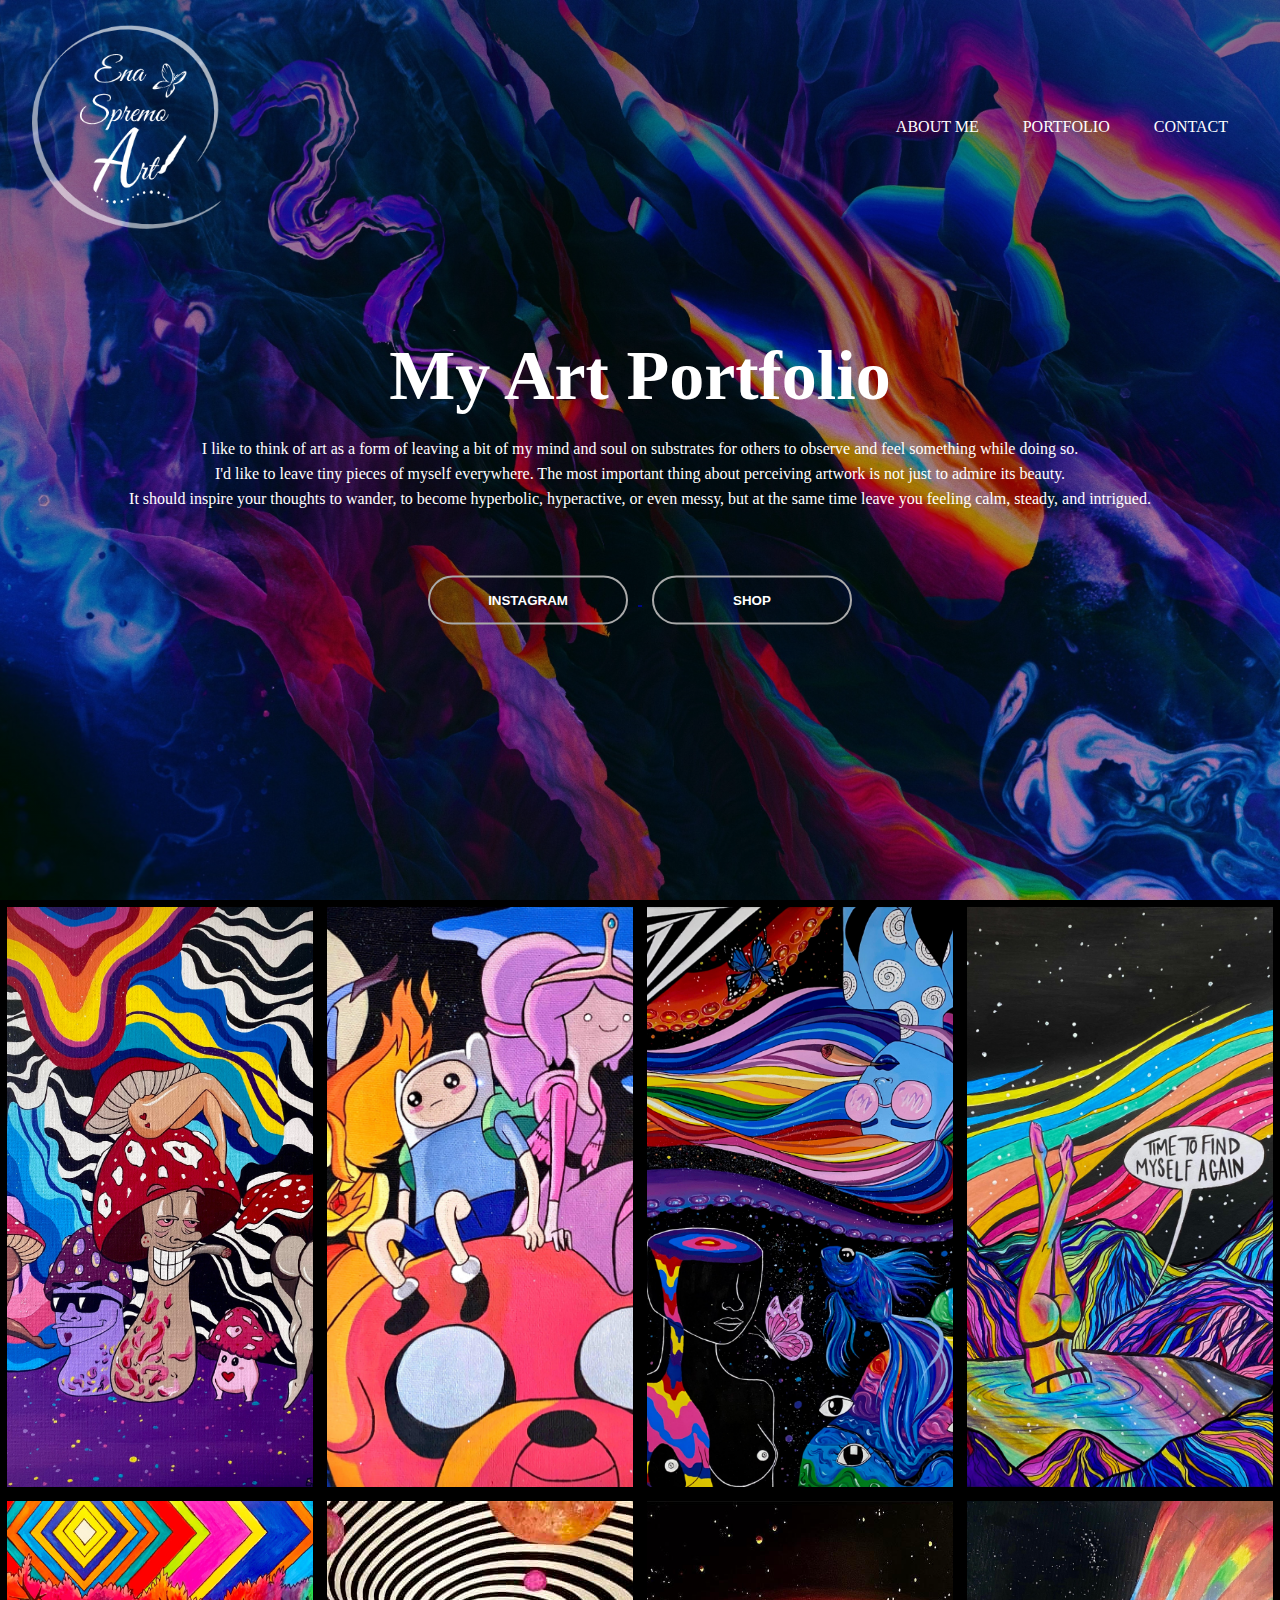
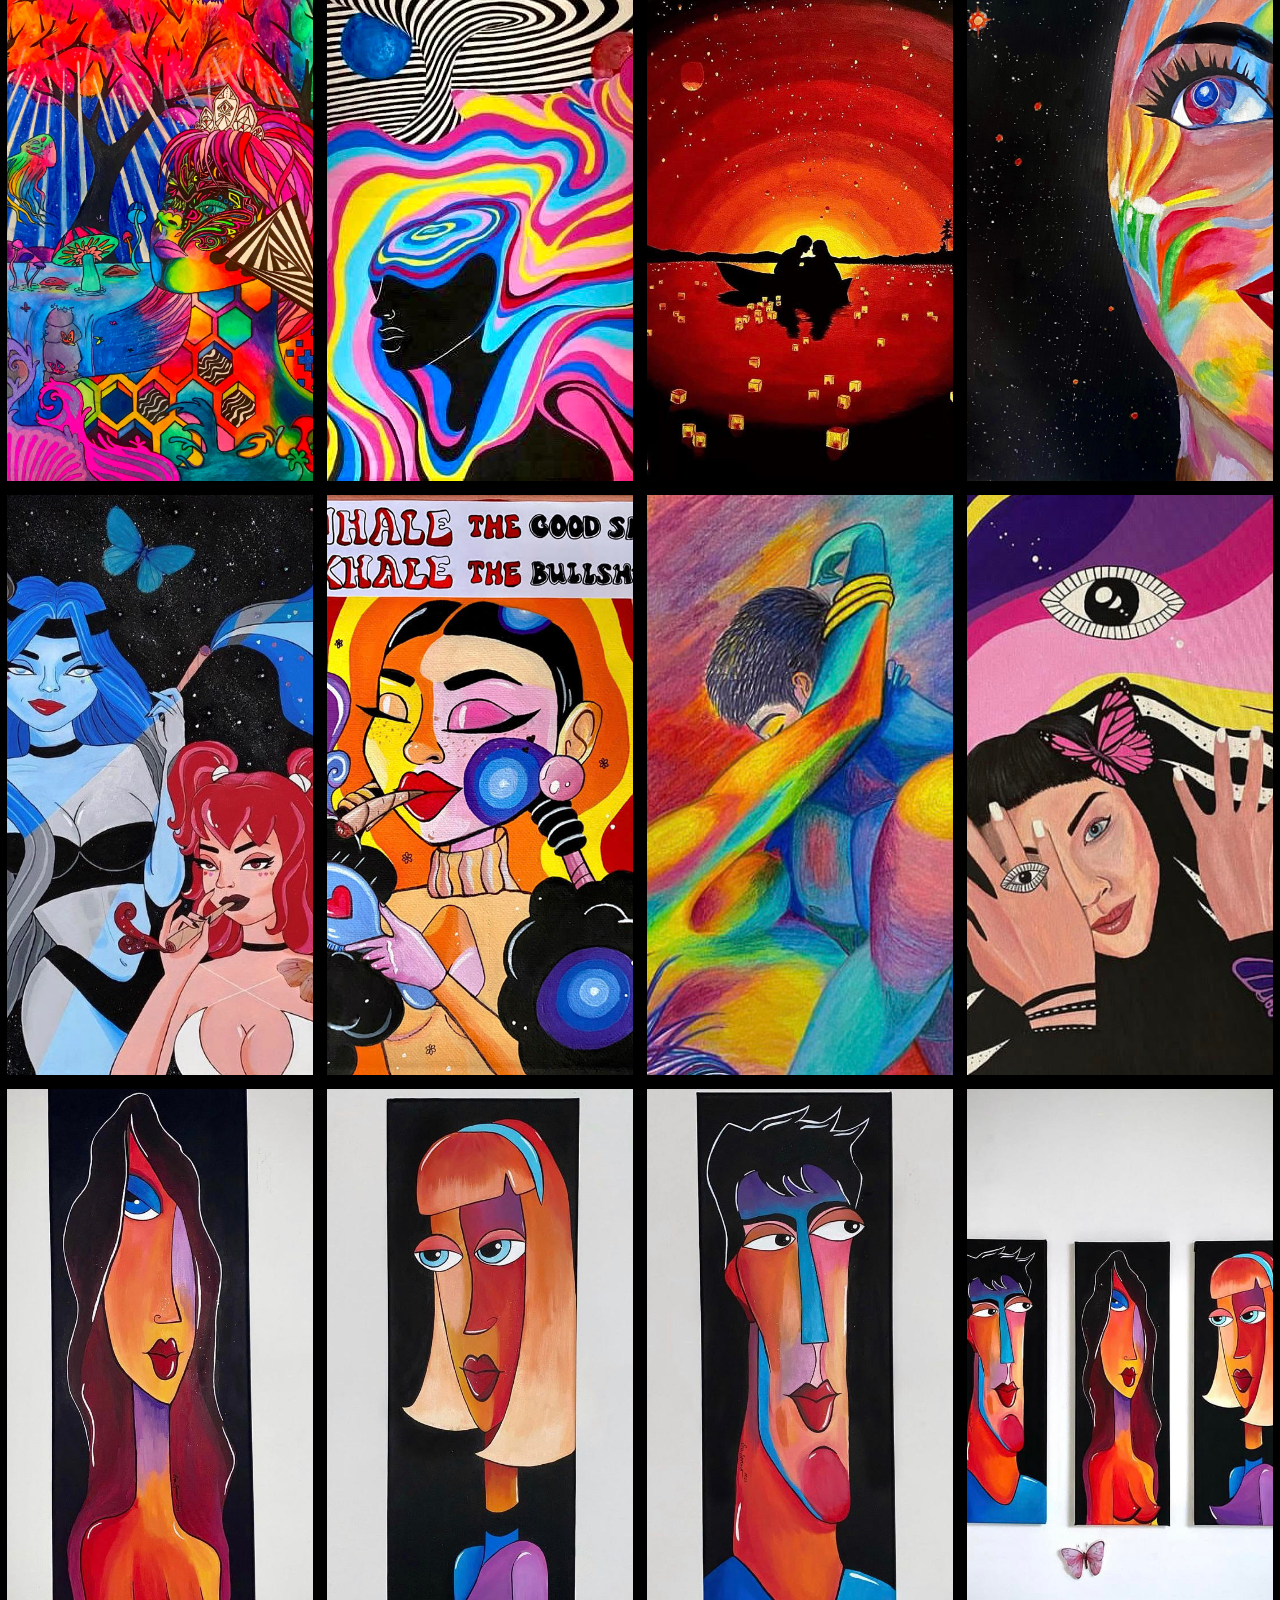
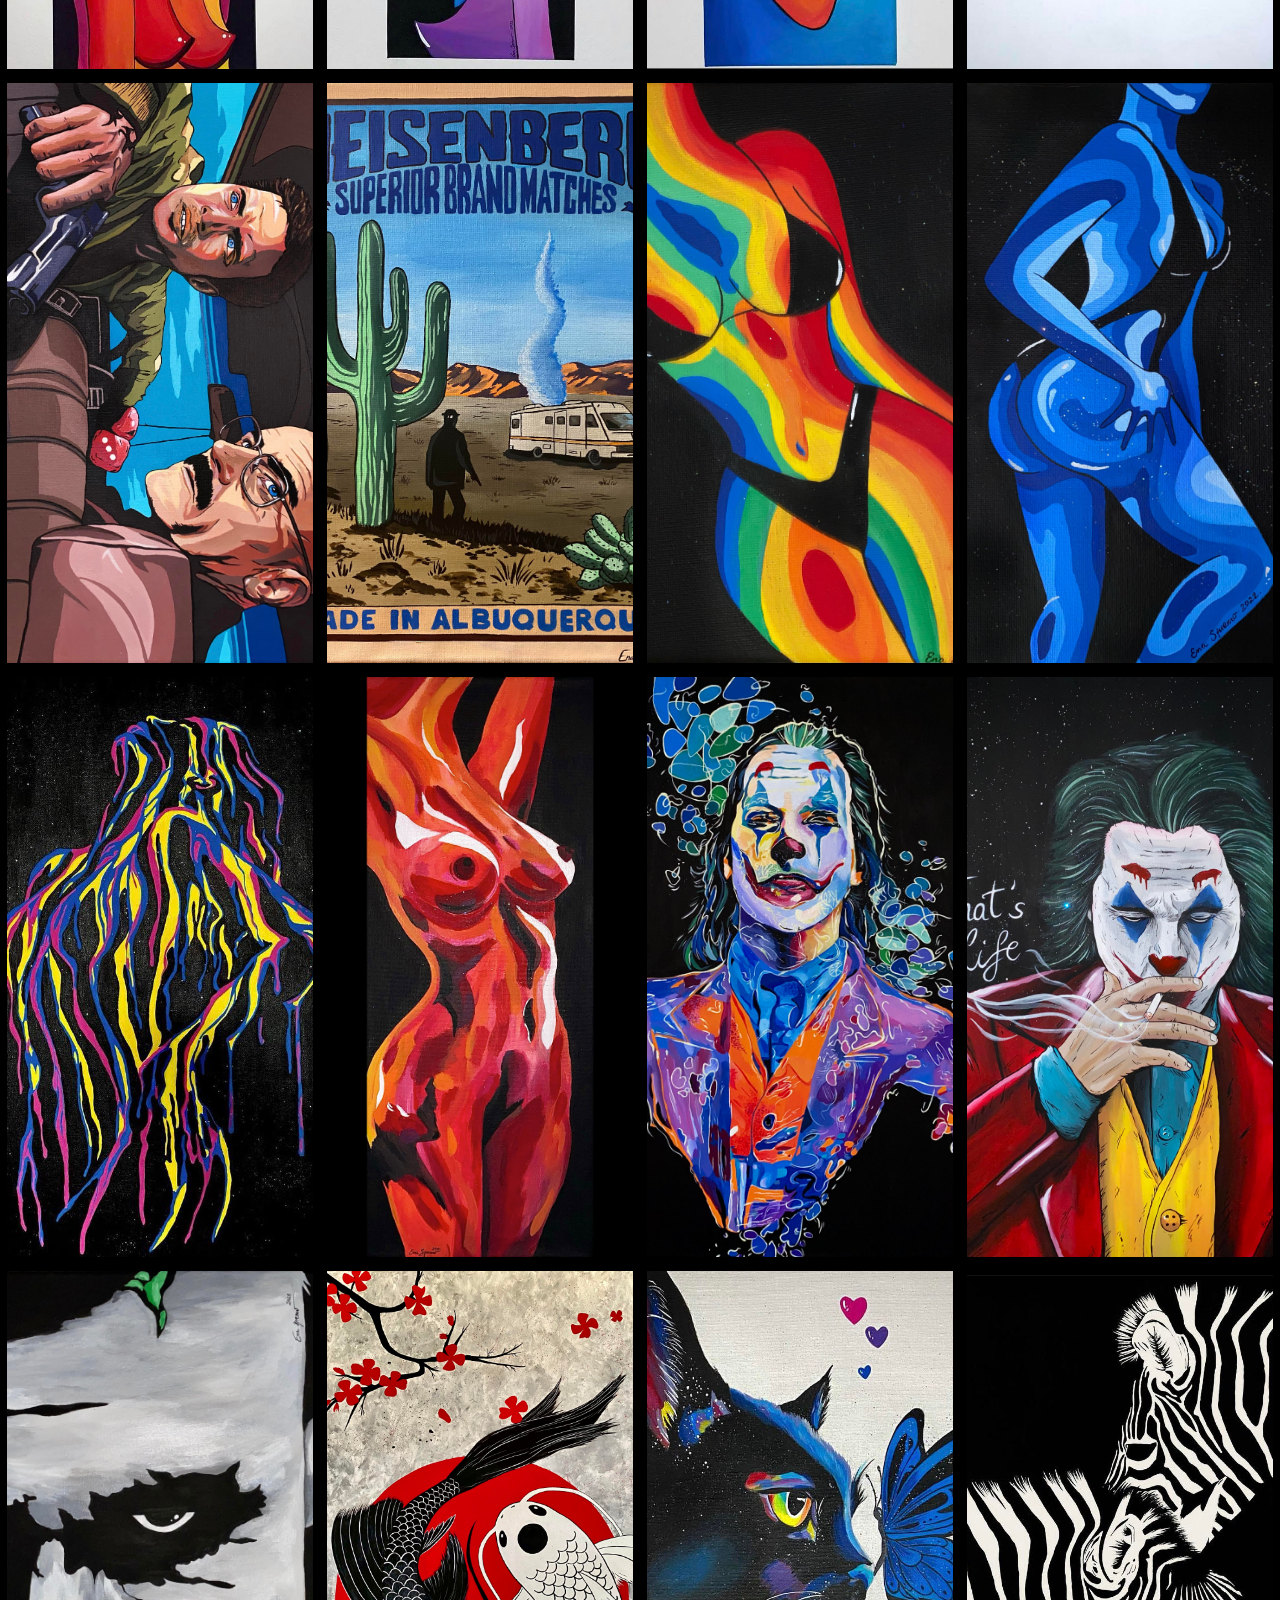
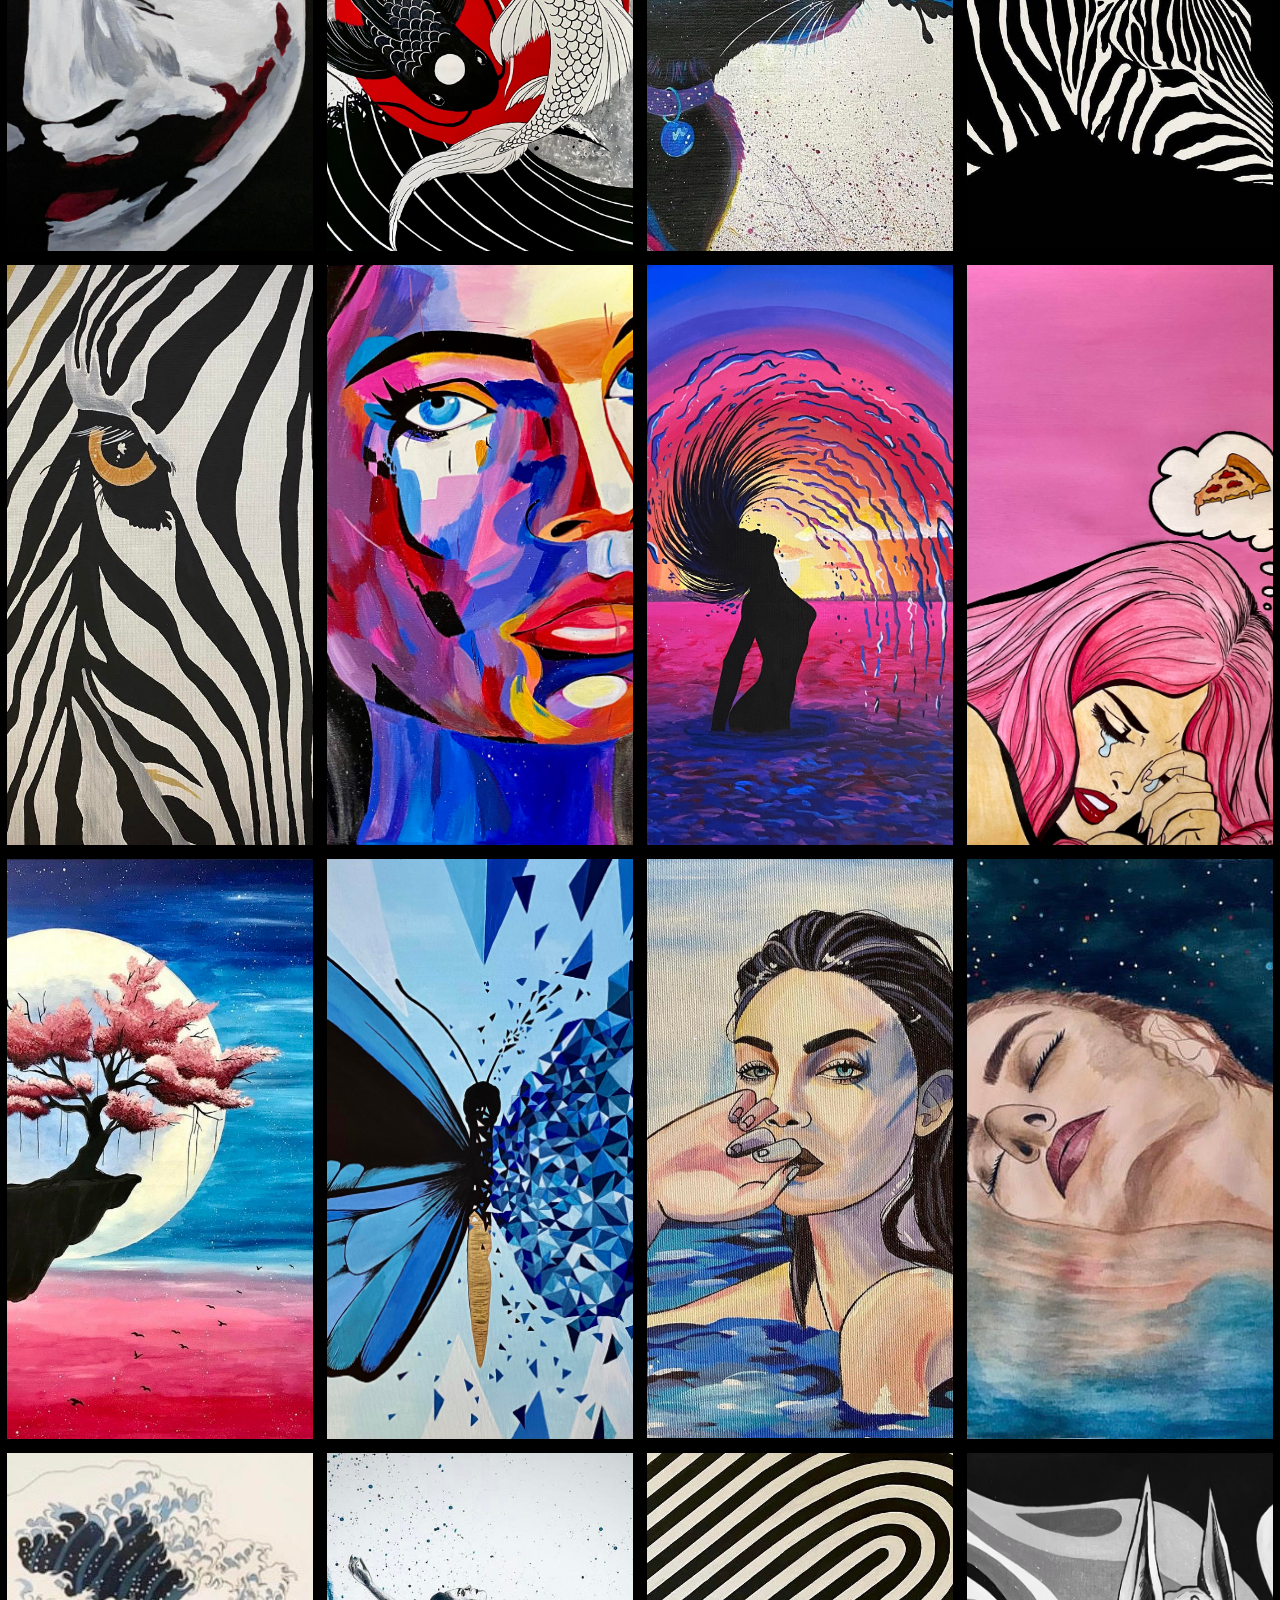
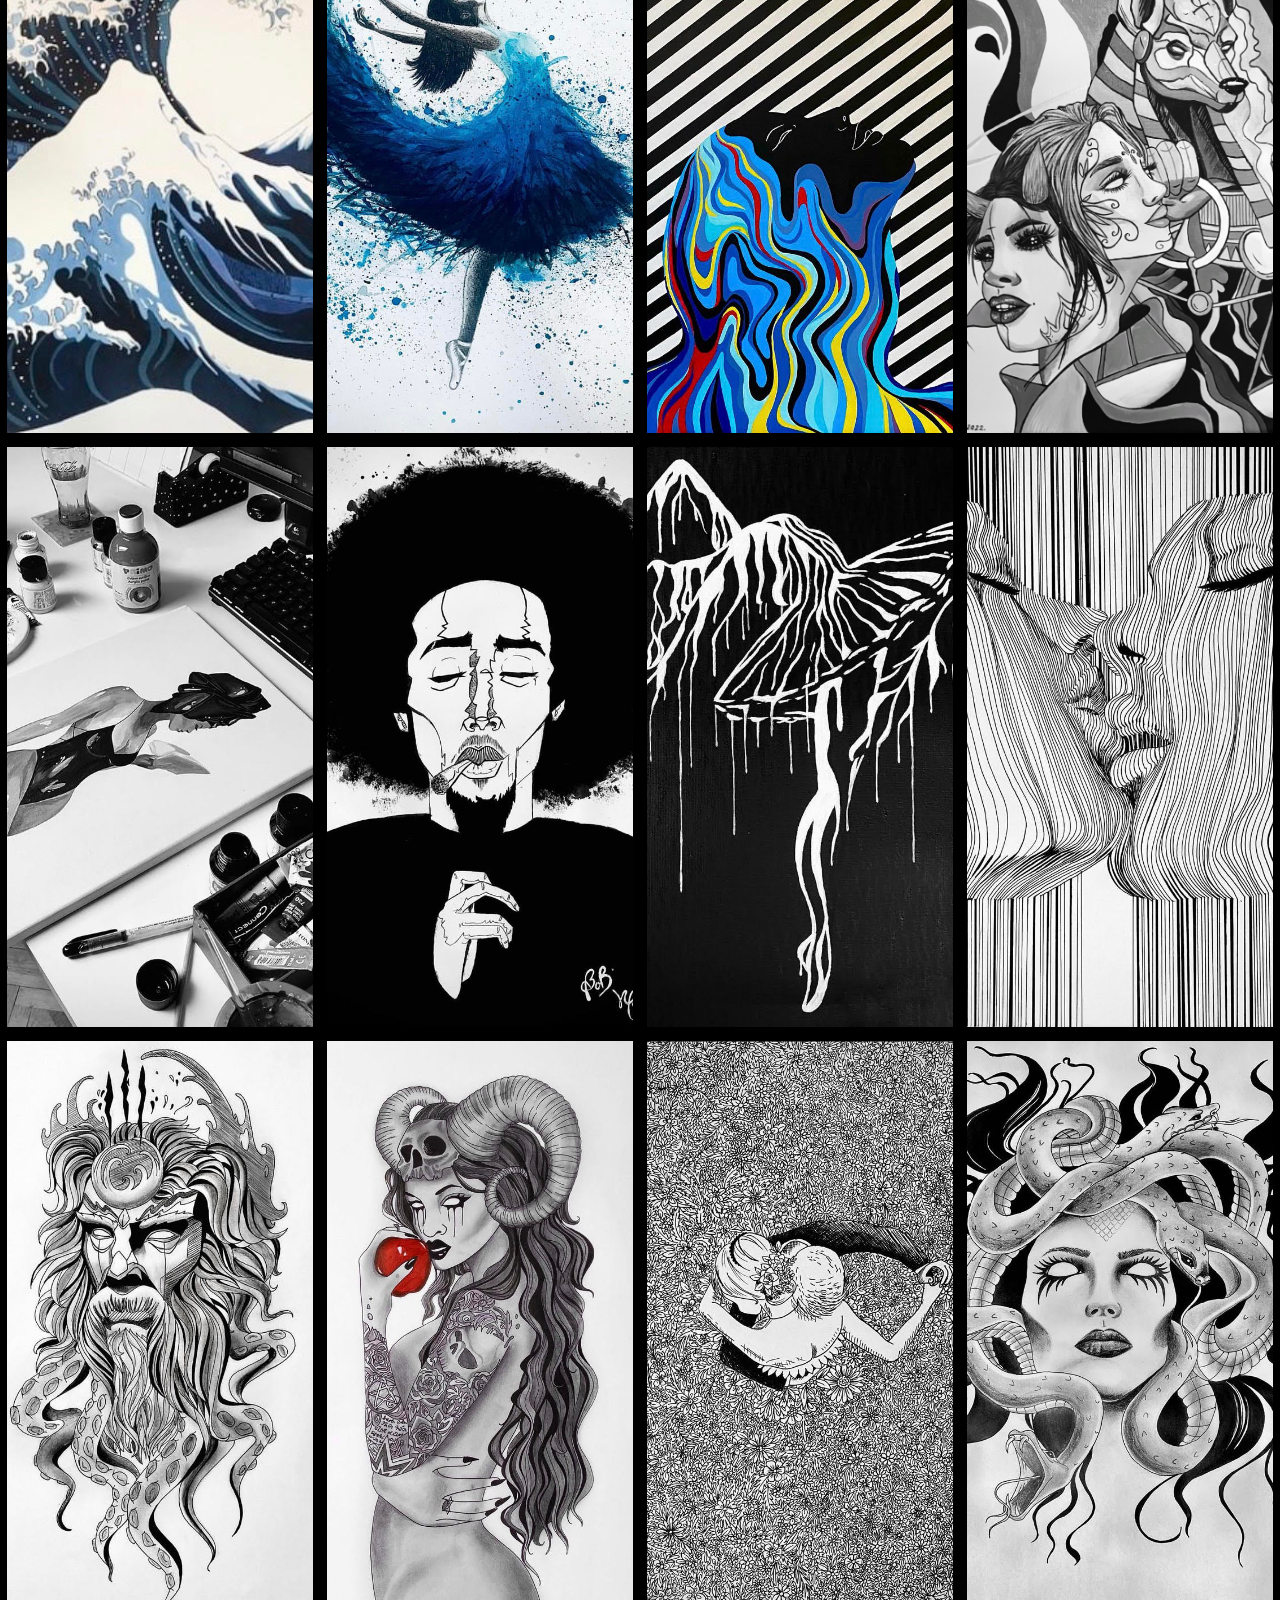
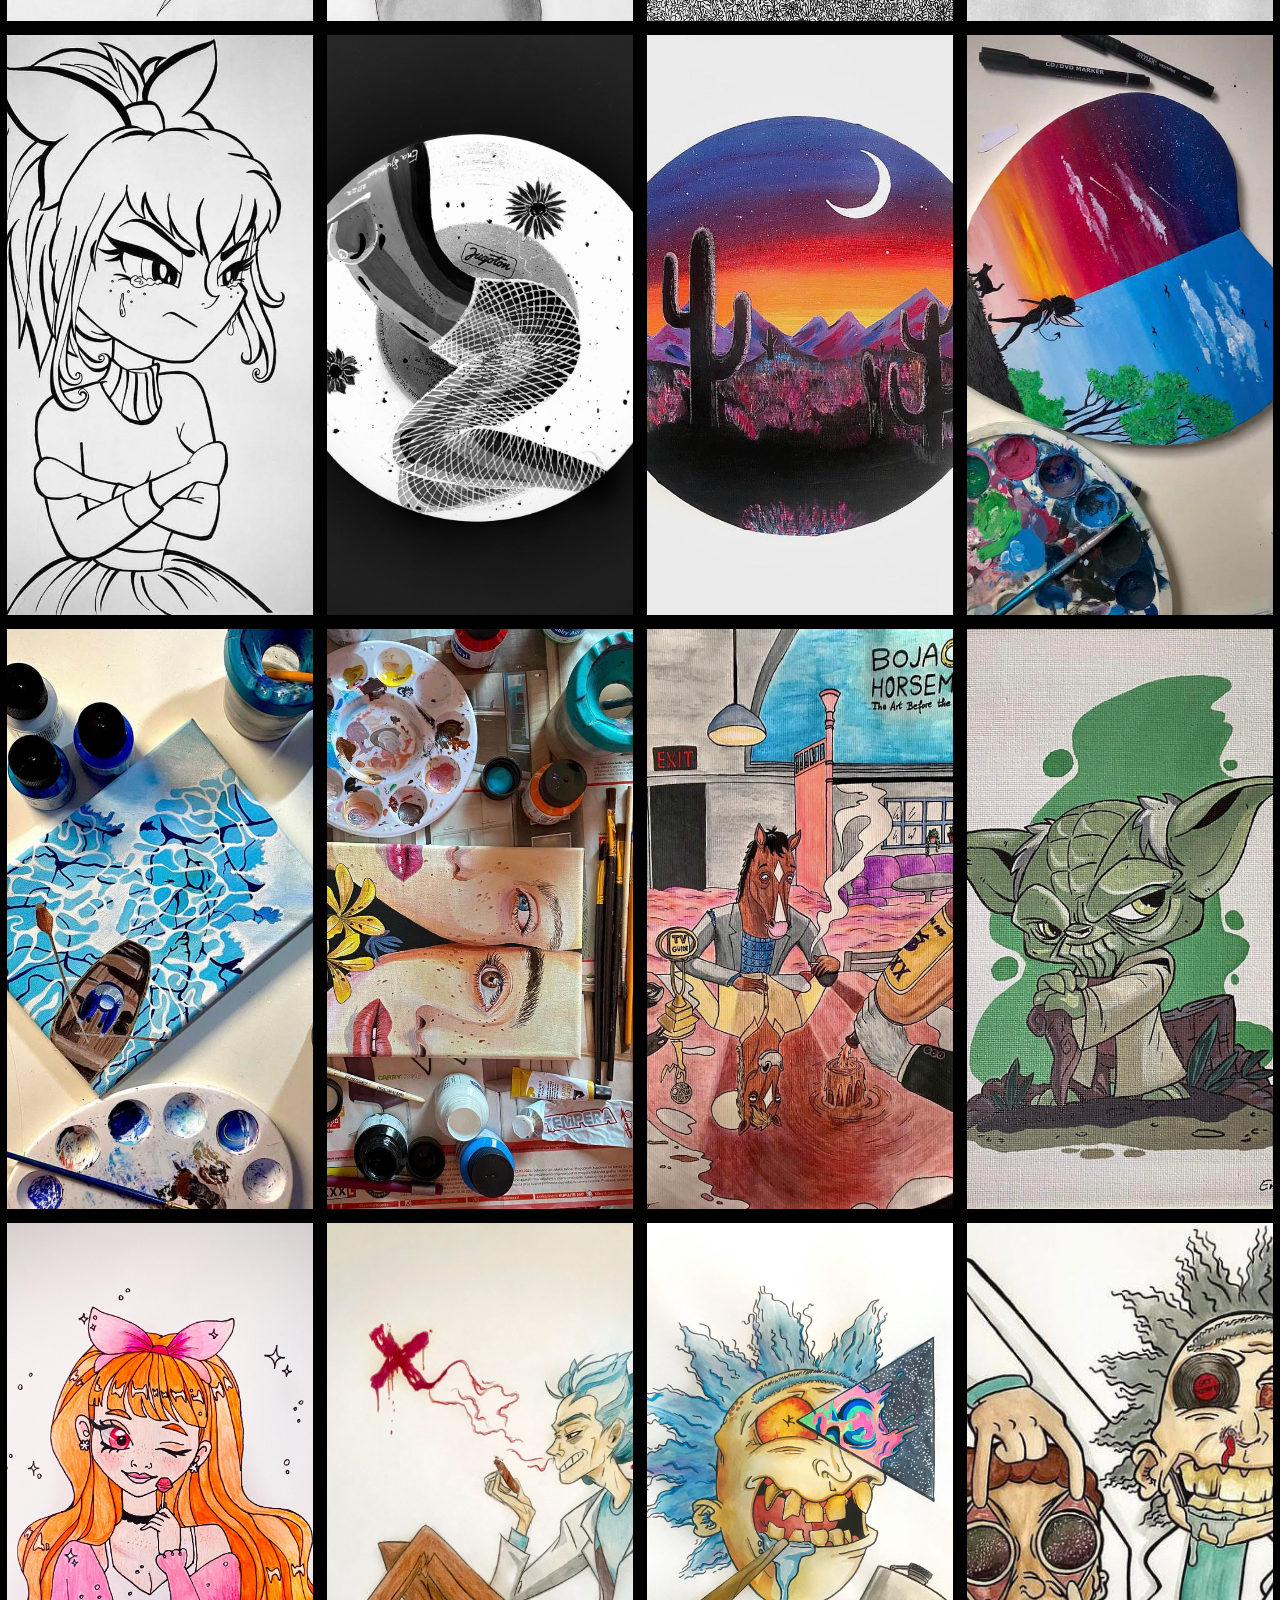
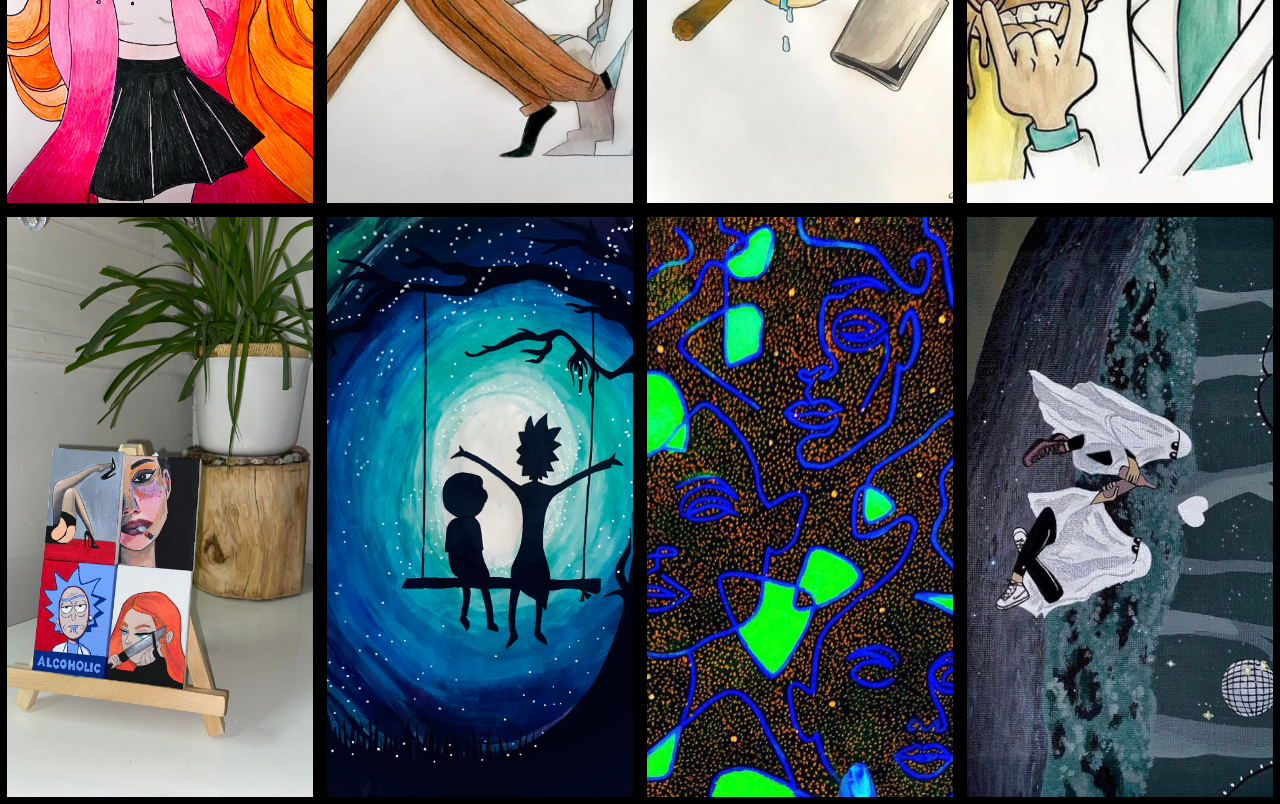
<file: index.html>
<!DOCTYPE html>
<html>
<head>
<title>EnaSpremoArt</title>
<meta charset="utf-8">
<link rel="stylesheet" href="style.css">
    
</head>

<body bgcolor="black">

        <div class="banner"> 
             <div class="navbar">
                     <img src="logo.png" class="logo">
                     <ul>
                             <li><a href="About.html">About Me</a></li>
                             <li><a href="#first_image">Portfolio</a></li>       
                             <li><a href="Contact.html">Contact</a></li>
                     </ul>
             </div>

             <div class="content">
                     <h1>My Art Portfolio</h1>
                     <p>I like to think of art as a form of leaving a bit of my mind and soul on substrates for others to observe and feel something while doing so.<br>
                        I'd like to leave tiny pieces of myself everywhere. The most important thing about perceiving artwork is not just to admire its beauty.<br>
                        It should inspire your thoughts to wander, to become hyperbolic, hyperactive, or even messy, but at the same time leave you feeling calm, steady, and intrigued.<br>
                     <br>
                </p>
                     <div>

                        <a href="https://instagram.com/abstractbutterfly_?igshid=YmMyMTA2M2Y=" target="_blank">
                                <button type="button"><span></span>INSTAGRAM</button>
                        </a>
                             <button type="button"><span></span>SHOP</button>
                     </div>
             </div>

        </div>


<div class="row">

 <div class="column">

        <div class="image" id="first_image">
          <a href="https://www.instagram.com/p/Cd7_-60r56J/?utm_source=ig_web_copy_link" target="_blank">
                <img class="img-resize" src="img/1.jpg" width="100%" alt="A Mushroom Party">
          
                <div class="img_overlay"> 

                   <div class="img_title">A Mushroom Party</div>
                   <p class="img_description">Acrylic canvas painting. <br> 30x40cm</p>

                </div>
        </a>
        </div>
             
 </div>

 <div class="column">

        <div class="image">
          <a href="https://www.instagram.com/p/CdWPxVaLn8E/?utm_source=ig_web_copy_link" target="_blank">
                <img class="img-resize" src="img/2.jpg" width="100%" alt="Come Along With Me">
          
                <div class="img_overlay"> 

                   <div class="img_title">Come Along With Me</div>
                   <p class="img_description">Acrylic canvas painting. From "Adventure Time". <br> 30x30cm</p>

                </div>
        </a>
        </div>
             
 </div>
       
 <div class="column">

        <div class="image">
          <a href="https://www.instagram.com/p/CbLbrReL2-c/?utm_source=ig_web_copy_link" target="_blank">
                <img class="img-resize" src="img/3.jpg" width="100%" alt="The Beauty of Our Energy">
          
                <div class="img_overlay"> 

                   <div class="img_title">The Beauty of Our Energy</div>
                   <p class="img_description">Acrylic canvas painting.<br> 50x70cm</p>

                </div>
        </a>
        </div>
             
 </div>
        
 <div class="column">

        <div class="image">
          <a href="https://www.instagram.com/p/CLPJu89LP9O/?utm_source=ig_web_copy_link" target="_blank">
                <img class="img-resize" src="img/4.jpg" width="100%" alt="Time To Find Myself Again">
          
                <div class="img_overlay"> 

                   <div class="img_title">Time To Find Myself Again</div>
                   <p class="img_description">Paper art with watercolor crayons.<br> 21x30cm</p>

                </div>
        </a>
        </div>
             
 </div>     

 <div class="column">

        <div class="image">
          <a href="https://www.instagram.com/p/CJGnCJABIN4/?utm_source=ig_web_copy_link" target="_blank">
                <img class="img-resize" src="img/5.jpg" width="100%" alt="Take Me Somewhere Nice">
          
                <div class="img_overlay"> 

                   <div class="img_title">Take Me Somewhere Nice</div>
                   <p class="img_description">Paper art with watercolor crayons.<br> 30x40cm</p>

                </div>
        </a>
        </div>
             
 </div>     

 <div class="column">

        <div class="image">
          <a href="https://www.instagram.com/p/CI2-8i9n7lU/?utm_source=ig_web_copy_link" target="_blank">
                <img class="img-resize" src="img/6.jpg" width="100%" alt="Think Outside Of The Box">
          
                <div class="img_overlay"> 

                   <div class="img_title">Think Outside Of The Box</div>
                   <p class="img_description">Acrylic canvas painting.<br> 70x100cm</p>

                </div>
        </a>
        </div>
             
 </div>     
        
 <div class="column">

        <div class="image">
          <a href="https://www.instagram.com/p/CMWseCJrAPi/?utm_source=ig_web_copy_link" target="_blank">
                <img class="img-resize" src="img/7.jpg" width="100%" alt="About Something Wonderful">
          
                <div class="img_overlay"> 

                   <div class="img_title">About Something Wonderful</div>
                   <p class="img_description">Acrylic canvas painting.<br> 70x100cm</p>

                </div>
        </a>
        </div>
             
 </div> 

       
 <div class="column">

        <div class="image">
          <a href="https://www.instagram.com/p/CI-iqGLBQDC/?utm_source=ig_web_copy_link" target="_blank">
                <img class="img-resize" src="img/8.jpg" width="100%" alt="The Magic Of Particles And Photons">
          
                <div class="img_overlay"> 

                   <div class="img_title">The Magic Of Particles And Photons</div>
                   <p class="img_description">Acrylic canvas painting.<br> 50x50cm</p>

                </div>
        </a>
        </div>
             
 </div> 

 <div class="column">

        <div class="image">
          <a href="https://www.instagram.com/p/CX5t7z0rRXT/?utm_source=ig_web_copy_link" target="_blank">
                <img class="img-resize" src="img/9.jpg" width="100%" alt="Spacing out">
          
                <div class="img_overlay"> 

                   <div class="img_title">Spacing out</div>
                   <p class="img_description">Acrylic canvas painting.<br> 50x70cm</p>

                </div>
        </a>
        </div>
             
 </div> 
        

 <div class="column">

        <div class="image">
          <a href="https://www.instagram.com/p/CcsUkh5rWEO/?utm_source=ig_web_copy_link" target="_blank">
                <img class="img-resize" src="img/10.jpg" width="100%" alt="Inhale the good shit, exhale the bulltshit">
          
                <div class="img_overlay"> 

                   <div class="img_title">Inhale the good shit, exhale the bulltshit</div>
                   <p class="img_description">Acrylic canvas painting.<br> 18x24cm</p>

                </div>
        </a>
        </div>
             
 </div> 
        
        
 <div class="column">

        <div class="image">
          <a href="https://www.instagram.com/p/CLM9Vbvr02s/?utm_source=ig_web_copy_link" target="_blank">
                <img class="img-resize" src="img/11.jpg" width="100%" alt="Talking Bodies">
          
                <div class="img_overlay"> 

                   <div class="img_title">Talking Bodies</div>
                   <p class="img_description">Paper art with watercolor crayons.<br> 21x30cm</p>

                </div>
        </a>
        </div>
             
 </div> 
        

 <div class="column">

        <div class="image">
          <a href="https://www.instagram.com/p/CPsh8SHLfox/?utm_source=ig_web_copy_link" target="_blank">
                <img class="img-resize" src="img/12.jpg" width="100%" alt=" I've got my eyes on you">
          
                <div class="img_overlay"> 

                   <div class="img_title"> I've got my eyes on you</div>
                   <p class="img_description">Acrylic canvas painting.<br> 50x70cm</p>

                </div>
        </a>
        </div>
             
 </div> 
            

 <div class="column">

        <div class="image">
          <a href="https://www.instagram.com/p/CYGv7JzLh_Z/?utm_source=ig_web_copy_link" target="_blank">
                <img class="img-resize" src="img/13.jpg" width="100%" alt="Just For Tonight">
          
                <div class="img_overlay"> 

                   <div class="img_title">Just For Tonight</div>
                   <p class="img_description">Acrylic canvas painting.<br> 20x60cm</p>

                </div>
        </a>
        </div>
             
 </div> 
        
       
 <div class="column">

        <div class="image">
          <a href="https://www.instagram.com/p/CYJxwh2opzM/?utm_source=ig_web_copy_link" target="_blank">
                <img class="img-resize" src="img/14.jpg" width="100%" alt="Long Nose Man">
          
                <div class="img_overlay"> 

                   <div class="img_title">Long Nose Man</div>
                   <p class="img_description">Acrylic canvas painting.<br> 20x60cm</p>

                </div>
        </a>
        </div>
             
 </div> 
        

 <div class="column">

        <div class="image">
          <a href="https://www.instagram.com/p/CYRO-oDIaYu/?utm_source=ig_web_copy_link" target="_blank">
                <img class="img-resize" src="img/15.jpg" width="100%" alt="Alice's Dreams">
          
                <div class="img_overlay"> 

                   <div class="img_title">Alice's Dreams</div>
                   <p class="img_description">Acrylic canvas painting.<br> 20x60cm</p>

                </div>
        </a>
        </div>
             
 </div> 
           

 <div class="column">

        <div class="image">
          <a href="https://www.instagram.com/p/CYTmyDHLm2E/?utm_source=ig_web_copy_link" target="_blank">
                <img class="img-resize" src="img/16.jpg" width="100%" alt="Funky People">
          
                <div class="img_overlay"> 

                   <div class="img_title">Funky People</div>
                   <p class="img_description">Acrylic canvas painting.<br> 3 x 20x60cm</p>

                </div>
        </a>
        </div>
             
 </div> 
        
        
 <div class="column">

        <div class="image">
          <a href="https://www.instagram.com/p/CdsvtOBj_Ln/?utm_source=ig_web_copy_link" target="_blank">
                <img class="img-resize" src="img/17.jpg" width="100%" alt="Shotgun">
          
                <div class="img_overlay"> 

                   <div class="img_title">Shotgun</div>
                   <p class="img_description">Acrylic canvas painting. From Breaking Bad.<br> 30x50cm</p>

                </div>
        </a>
        </div>
             
 </div> 

        
 <div class="column">

        <div class="image">
          <a href="https://www.instagram.com/p/CZ2xbPWtZ2q/?utm_source=ig_web_copy_link" target="_blank">
                <img class="img-resize" src="img/18.jpg" width="100%" alt="My Baby Blue">
          
                <div class="img_overlay"> 

                   <div class="img_title">My Baby Blue</div>
                   <p class="img_description">Acrylic canvas painting. From Breaking Bad.<br> 30x50cm</p>

                </div>
        </a>
        </div>
             
 </div> 

 <div class="column">

        <div class="image">
          <a href="https://www.instagram.com/p/CYd2fDprjbc/?utm_source=ig_web_copy_link" target="_blank">
                <img class="img-resize" src="img/19.jpg" width="100%" alt="Little Beauty">
          
                <div class="img_overlay"> 

                   <div class="img_title">Little Beauty</div>
                   <p class="img_description">Acrylic canvas painting.<br> 18x24cm</p>

                </div>
        </a>
        </div>
             
 </div> 
 
 
 <div class="column">

        <div class="image">
          <a href="https://www.instagram.com/p/CYrWDkOoa1z/?utm_source=ig_web_copy_link" target="_blank">
                <img class="img-resize" src="img/20.jpg" width="100%" alt="Baby Blue">
          
                <div class="img_overlay"> 

                   <div class="img_title">Baby Blue</div>
                   <p class="img_description">Acrylic canvas painting.<br> 18x24cm</p>

                </div>
        </a>
        </div>
             
 </div> 



 <div class="column">

        <div class="image">
          <a href="https://www.instagram.com/p/CTJ9j9eLsSA/?utm_source=ig_web_copy_link" target="_blank">
                <img class="img-resize" src="img/21.jpg" width="100%" alt="Melting with the stars">
          
                <div class="img_overlay"> 

                   <div class="img_title">Melting With The Stars</div>
                   <p class="img_description">Acrylic canvas painting.<br> 40x60cm</p>

                </div>
        </a>
        </div>
             
 </div> 


 <div class="column">

        <div class="image">
          <a href="https://www.instagram.com/p/CYCkosKrHc4/?utm_source=ig_web_copy_link" target="_blank">
                <img class="img-resize" src="img/22.jpg" width="100%" alt="Warm Colors">
          
                <div class="img_overlay"> 

                   <div class="img_title">Warm Colors</div>
                   <p class="img_description">Acrylic canvas painting.<br> 20x50cm</p>

                </div>
        </a>
        </div>
             
 </div> 


 <div class="column">

        <div class="image">
          <a href="https://www.instagram.com/p/CX0uePzL8cI/?utm_source=ig_web_copy_link" target="_blank">
                <img class="img-resize" src="img/23.jpg" width="100%" alt="The Joker">
          
                <div class="img_overlay"> 

                   <div class="img_title">The Joker</div>
                   <p class="img_description">Acrylic canvas painting.<br> 50x70cm</p>

                </div>
        </a>
        </div>
             
 </div> 


 <div class="column">

        <div class="image">
          <a href="https://www.instagram.com/p/CajnHJFrawR/?utm_source=ig_web_copy_link" target="_blank">
                <img class="img-resize" src="img/24.jpg" width="100%" alt="That's Life">
          
                <div class="img_overlay"> 

                   <div class="img_title">That's Life</div>
                   <p class="img_description">Acrylic canvas painting.<br> 70x100cm</p>

                </div>
        </a>
        </div>
             
 </div> 


 <div class="column">

        <div class="image">
          <a href="https://www.instagram.com/p/CXgqLadLyh5/?utm_source=ig_web_copy_link" target="_blank">
                <img class="img-resize" src="img/25.jpg" width="100%" alt="Joker">
          
                <div class="img_overlay"> 

                   <div class="img_title">Joker</div>
                   <p class="img_description">Acrylic canvas painting.<br> 30x40cm</p>

                </div>
        </a>
        </div>
             
 </div> 

 <div class="column">

        <div class="image">
          <a href="https://www.instagram.com/p/CQyJqpELkvj/?utm_source=ig_web_copy_link" target="_blank">
                <img class="img-resize" src="img/26.jpg" width="100%" alt="Yin And Yang">
          
                <div class="img_overlay"> 

                   <div class="img_title">Yin And Yang</div>
                   <p class="img_description">Acrylic canvas painting.<br> 70x100cm</p>

                </div>
        </a>
        </div>
             
 </div> 

 <div class="column">

        <div class="image">
          <a href="https://www.instagram.com/p/CLZHMLALEzI/?utm_source=ig_web_copy_link" target="_blank">
                <img class="img-resize" src="img/27.jpg" width="100%" alt="You've got a friend in me">
          
                <div class="img_overlay"> 

                   <div class="img_title">You've got a friend in me</div>
                   <p class="img_description">Acrylic canvas painting.<br> 30x40cm</p>

                </div>
        </a>
        </div>
             
 </div> 


 <div class="column">

        <div class="image">
          <a href="https://www.instagram.com/p/CPgfy25rELo/?utm_source=ig_web_copy_link" target="_blank">
                <img class="img-resize" src="img/28.jpg" width="100%" alt="Just a couple of zebras">
          
                <div class="img_overlay"> 

                   <div class="img_title">Just a couple of zebras</div>
                   <p class="img_description">Acrylic canvas painting.<br> 40x50cm</p>

                </div>
        </a>
        </div>
             
 </div> 


 <div class="column">

        <div class="image">
          <a href="https://www.instagram.com/p/CUrruW1DVQ1/?utm_source=ig_web_copy_link" target="_blank">
                <img class="img-resize" src="img/29.jpg" width="100%" alt="Friendly Zebra">
          
                <div class="img_overlay"> 

                   <div class="img_title">Friendly Zebra</div>
                   <p class="img_description">Acrylic canvas painting.<br> 30x40cm</p>

                </div>
        </a>
        </div>
             
 </div> 

 <div class="column">

        <div class="image">
          <a href="https://www.instagram.com/p/CL4q4ZCrgUB/?utm_source=ig_web_copy_link" target="_blank">
                <img class="img-resize" src="img/30.jpg" width="100%" alt=" Behind Blue Eyes">
          
                <div class="img_overlay"> 

                   <div class="img_title">Behind Blue Eyes</div>
                   <p class="img_description">Acrylic canvas painting.<br> 50x50cm</p>

                </div>
        </a>
        </div>
             
 </div> 

 <div class="column">

        <div class="image">
          <a href="https://www.instagram.com/p/CLkUvF1rSUx/?utm_source=ig_web_copy_link" target="_blank">
                <img class="img-resize" src="img/31.jpg" width="100%" alt="Hedonism">
          
                <div class="img_overlay"> 

                   <div class="img_title">Hedonism</div>
                   <p class="img_description">Acrylic canvas painting.<br> 30x40cm</p>

                </div>
        </a>
        </div>
             
 </div> 

 <div class="column">

        <div class="image">
          <a href="https://www.instagram.com/p/CLSUoGlL5Ok/?utm_source=ig_web_copy_link" target="_blank">
                <img class="img-resize" src="img/32.jpg" width="100%" alt="Pinky thoughts">
          
                <div class="img_overlay"> 

                   <div class="img_title">Pinky thoughts</div>
                   <p class="img_description">Paper art with watercolor crayons.<br> 21x30cm</p>

                </div>
        </a>
        </div>
             
 </div> 

 <div class="column">

        <div class="image">
          <a href="https://www.instagram.com/p/CI76oZ3L348/?utm_source=ig_web_copy_link" target="_blank">
                <img class="img-resize" src="img/33.jpg" width="100%" alt="The Edge Of Neverland">
          
                <div class="img_overlay"> 

                   <div class="img_title">The Edge Of Neverland</div>
                   <p class="img_description">Acrylic canvas painting.<br> 50x70cm</p>

                </div>
        </a>
        </div>
             
 </div> 

 <div class="column">

        <div class="image">
          <a href="https://www.instagram.com/p/CKchE9YrrAc/?utm_source=ig_web_copy_link" target="_blank">
                <img class="img-resize" src="img/34.jpg" width="100%" alt="An Abstract Butterfly">
          
                <div class="img_overlay"> 

                   <div class="img_title">An Abstract Butterfly</div>
                   <p class="img_description">Acrylic canvas painting.<br> 60x40cm</p>

                </div>
        </a>
        </div>
             
 </div> 


 <div class="column">

        <div class="image">
          <a href="https://www.instagram.com/p/CKOrNOSL1rV/?utm_source=ig_web_copy_link" target="_blank">
                <img class="img-resize" src="img/35.jpg" width="100%" alt="Peaceful Voices">
          
                <div class="img_overlay"> 

                   <div class="img_title">Peaceful Voices</div>
                   <p class="img_description">Acrylic canvas painting.<br> 25x35cm</p>

                </div>
        </a>
        </div>
             
 </div> 


 <div class="column">

        <div class="image">
          <a href="https://www.instagram.com/p/CKRRYlqrHlO/?utm_source=ig_web_copy_link" target="_blank">
                <img class="img-resize" src="img/36.jpg" width="100%" alt="Bathing With The Stars">
          
                <div class="img_overlay"> 

                   <div class="img_title">Bathing With The Stars</div>
                   <p class="img_description">Paper watercolor art.<br> 30x40cm</p>

                </div>
        </a>
        </div>
             
 </div> 

 <div class="column">

        <div class="image">
          <a href="https://www.instagram.com/p/CI6B_I_rTBy/?utm_source=ig_web_copy_link" target="_blank">
                <img class="img-resize" src="img/37.jpg" width="100%" alt="The Great Wave Of Kanagawa">
          
                <div class="img_overlay"> 

                   <div class="img_title">The Great Wave Of Kanagawa</div>
                   <p class="img_description">Wall art with acrylic paint.</p>

                </div>
        </a>
        </div>
             
 </div> 


 <div class="column">

        <div class="image">
          <a href="https://www.instagram.com/p/CKgOgb0LXnU/?utm_source=ig_web_copy_link" target="_blank">
                <img class="img-resize" src="img/38.jpg" width="100%" alt="Tiny Dancer">
          
                <div class="img_overlay"> 

                   <div class="img_title">Tiny Dancer</div>
                   <p class="img_description">Watercolor paper art.<br> 30x40cm</p>

                </div>
        </a>
        </div>
             
 </div> 


 <div class="column">

        <div class="image">
          <a href="https://www.instagram.com/p/CLKGYqWrgVt/?utm_source=ig_web_copy_link" target="_blank">
                <img class="img-resize" src="img/39.jpg" width="100%" alt="Blow My Mind">
          
                <div class="img_overlay"> 

                   <div class="img_title">Blow My Mind</div>
                   <p class="img_description">Acrylic canvas painting.<br> 50x70cm</p>

                </div>
        </a>
        </div>
             
 </div> 


 <div class="column">

        <div class="image">
          <a href="https://www.instagram.com/p/CZo9xw5r1qG/?utm_source=ig_web_copy_link" target="_blank">
                <img class="img-resize" src="img/40.jpg" width="100%" alt="Precious decisions">
          
                <div class="img_overlay"> 

                   <div class="img_title">Precious decisions</div>
                   <p class="img_description">Acrylic canvas painting.<br> 30x40cm</p>

                </div>
        </a>
        </div>
             
 </div> 


 <div class="column">

        <div class="image">
          <a href="https://www.instagram.com/p/CT7KL_6j0Gl/?utm_source=ig_web_copy_link" target="_blank">
                <img class="img-resize" src="img/41.jpg" width="100%" alt="A Lady's Lazy Afternoon">
          
                <div class="img_overlay"> 

                   <div class="img_title">A Lady's Lazy Afternoon</div>
                   <p class="img_description">Acrylic canvas painting.<br> 30x40cm</p>

                </div>
        </a>
        </div>
             
 </div> 


 <div class="column">

        <div class="image">
          <a href="https://www.instagram.com/p/CKv9PSBLoSh/?utm_source=ig_web_copy_link" target="_blank">
                <img class="img-resize" src="img/42.jpg" width="100%" alt="Bob Marley">
          
                <div class="img_overlay"> 

                   <div class="img_title">Bob Marley</div>
                   <p class="img_description">Acrylic canvas painting. <br>"Some people are so poor, all they have is money" <br> 30x40cm</p>

                </div>
        </a>
        </div>
             
 </div> 

 <div class="column">

        <div class="image">
          <a href="https://www.instagram.com/p/CUC_EzVs5iA/?utm_source=ig_web_copy_link" target="_blank">
                <img class="img-resize" src="img/43.jpg" width="100%" alt="Flowing grace">
          
                <div class="img_overlay"> 

                   <div class="img_title">Flowing grace</div>
                   <p class="img_description">Acrylic canvas painting.<br> 30x40cm</p>

                </div>
        </a>
        </div>
             
 </div> 

 <div class="column">

        <div class="image">
          <a href="https://www.instagram.com/p/CMCqTeUL_Ys/?utm_source=ig_web_copy_link" target="_blank">
                <img class="img-resize" src="img/44.jpg" width="100%" alt="Nothing's Gonna Hurt You Baby">
          
                <div class="img_overlay"> 

                   <div class="img_title">Nothing's Gonna Hurt You Baby</div>
                   <p class="img_description">Paper art made with pencil and a black ballpoint pen.<br> 21x30cm</p>

                </div>
        </a>
        </div>
             
 </div> 

 <div class="column">

        <div class="image">
          <a href="https://www.instagram.com/p/COh7r0Mrdgh/?utm_source=ig_web_copy_link" target="_blank">
                <img class="img-resize" src="img/45.jpg" width="100%" alt="Poseidon ">
          
                <div class="img_overlay"> 

                   <div class="img_title">Poseidon </div>
                   <p class="img_description">Paper art made with pencil and a black ballpoint pen.<br> 30x40cm</p>

                </div>
        </a>
        </div>
             
 </div> 

 <div class="column">

        <div class="image">
          <a href="https://www.instagram.com/p/COnGk_qrc0C/?utm_source=ig_web_copy_link" target="_blank">
                <img class="img-resize" src="img/46.jpg" width="100%" alt="Demon Eve">
          
                <div class="img_overlay"> 

                   <div class="img_title">Demon Eve</div>
                   <p class="img_description">Paper art made with pencil and a black ballpoint pen.<br> 30x40cm</p>

                </div>
        </a>
        </div>
             
 </div> 

 <div class="column">

        <div class="image">
          <a href="https://www.instagram.com/p/CMk2IsBLJl5/?utm_source=ig_web_copy_link" target="_blank">
                <img class="img-resize" src="img/47.jpg" width="100%" alt="Let's Just Dance Forever">
          
                <div class="img_overlay"> 

                   <div class="img_title">Let's Just Dance Forever</div>
                   <p class="img_description">Paper art made with pencil and a black ballpoint pen.<br> 21x30cm</p>

                </div>
        </a>
        </div>
             
 </div> 


 <div class="column">

        <div class="image">
          <a href="https://www.instagram.com/p/COZ15BtLf32/?utm_source=ig_web_copy_link" target="_blank">
                <img class="img-resize" src="img/48.jpg" width="100%" alt="Medusa">
          
                <div class="img_overlay"> 

                   <div class="img_title">Medusa</div>
                   <p class="img_description">Paper art made with pencil and a black ballpoint pen.<br> 30x40cm</p>

                </div>
        </a>
        </div>
             
 </div> 

 <div class="column">

        <div class="image">
          <a href="https://www.instagram.com/p/CU7B15WLZzb/?utm_source=ig_web_copy_link" target="_blank">
                <img class="img-resize" src="img/49.jpg" width="100%" alt="Feelings">
          
                <div class="img_overlay"> 

                   <div class="img_title">Feelings</div>
                   <p class="img_description">Paper art made with pencil and a black ballpoint pen.<br> 21x30cm</p>

                </div>
        </a>
        </div>
             
 </div> 

 <div class="column">

        <div class="image">
          <a href="https://www.instagram.com/p/CZbmo-4LpQ8/?utm_source=ig_web_copy_link" target="_blank">
                <img class="img-resize" src="img/50.jpg" width="100%" alt="Spinnin' 4 U">
          
                <div class="img_overlay"> 

                   <div class="img_title">Spinnin' 4 U</div>
                   <p class="img_description">Acrylic paint on record.<br> D = 17,5cm</p>

                </div>
        </a>
        </div>
             
 </div> 

 <div class="column">

        <div class="image">
          <a href="https://www.instagram.com/p/CJTEkzEBXdA/?utm_source=ig_web_copy_link" target="_blank">
                <img class="img-resize" src="img/51.jpg" width="100%" alt="Texas vibes">
          
                <div class="img_overlay"> 

                   <div class="img_title">Texas vibes</div>
                   <p class="img_description">Acrylic canvas painting.</p>

                </div>
        </a>
        </div>
             
 </div> 


 <div class="column">

        <div class="image">
          <a href="https://www.instagram.com/p/CJBN5PJhwD4/?utm_source=ig_web_copy_link" target="_blank">
                <img class="img-resize" src="img/52.jpg" width="100%" alt="Two Sides Of Beauty">
          
                <div class="img_overlay"> 

                   <div class="img_title">Two Sides Of Beauty</div>
                   <p class="img_description">Acrylic canvas painting.<br> </p>

                </div>
        </a>
        </div>
             
 </div> 

 <div class="column">

        <div class="image">
          <a href="https://www.instagram.com/p/CNClJxTrZzH/?utm_source=ig_web_copy_link" target="_blank">
                <img class="img-resize" src="img/53.jpg" width="100%" alt="What lies beneath the waves">
          
                <div class="img_overlay"> 

                   <div class="img_title">What lies beneath the waves</div>
                   <p class="img_description">Acrylic canvas painting.<br> 18x24cm</p>

                </div>
        </a>
        </div>
             
 </div> 


 <div class="column">

        <div class="image">
          <a href="https://www.instagram.com/p/CMsWwHSrrhC/?utm_source=ig_web_copy_link" target="_blank">
                <img class="img-resize" src="img/54.jpg" width="100%" alt="Stay Close To Me">
          
                <div class="img_overlay"> 

                   <div class="img_title">Stay Close To Me</div>
                   <p class="img_description">Acrylic canvas painting.<br> 18x24cm</p>

                </div>
        </a>
        </div>
             
 </div> 


 <div class="column">

        <div class="image">
          <a href="https://www.instagram.com/p/CK3etOtrCam/?utm_source=ig_web_copy_link" target="_blank">
                <img class="img-resize" src="img/55.jpg" width="100%" alt="Bojack Horseman: The Art Before The Horse">
          
                <div class="img_overlay"> 

                   <div class="img_title">Bojack Horseman: The Art Before The Horse</div>
                   <p class="img_description">Watercolor paper drawing.<br> 30x40cm</p>

                </div>
        </a>
        </div>
             
 </div> 

 <div class="column">

        <div class="image">
          <a href="https://www.instagram.com/p/CWd7UerLBgp/?utm_source=ig_web_copy_link" target="_blank">
                <img class="img-resize" src="img/56.jpg" width="100%" alt="Yoda">
          
                <div class="img_overlay"> 

                   <div class="img_title">Yoda</div>
                   <p class="img_description">Acrylic canvas painting.<br> 18x24cm</p>

                </div>
        </a>
        </div>
             
 </div> 

 <div class="column">

        <div class="image">
          <a href="https://www.instagram.com/p/CJD_2MiBrrL/?utm_source=ig_web_copy_link" target="_blank">
                <img class="img-resize" src="img/57.jpg" width="100%" alt="Cartoon Sketches">
          
                <div class="img_overlay"> 

                   <div class="img_title">Cartoon Sketches</div>
                   <p class="img_description">Crayons on paper.<br> 21x30cm</p>

                </div>
        </a>
        </div>
             
 </div> 

 <div class="column">

        <div class="image">
          <a href="https://www.instagram.com/p/CJ9D7ZlhHMo/?utm_source=ig_web_copy_link" target="_blank">
                <img class="img-resize" src="img/58.jpg" width="100%" alt="Till Death Tear Us Apart">
          
                <div class="img_overlay"> 

                   <div class="img_title">Till Death Tear Us Apart</div>
                   <p class="img_description">Crayons on paper.<br> 21x30cm</p>

                </div>
        </a>
        </div>
             
 </div> 

 <div class="column">

        <div class="image">
          <a href="https://www.instagram.com/p/CJ3htQIBu7s/?utm_source=ig_web_copy_link" target="_blank">
                <img class="img-resize" src="img/59.jpg" width="100%" alt="Angels Of Destruction">
          
                <div class="img_overlay"> 

                   <div class="img_title">Angels Of Destruction</div>
                   <p class="img_description">Crayons on paper.<br> 30x40cm</p>

                </div>
        </a>
        </div>
             
 </div> 

 <div class="column">

        <div class="image">
          <a href="https://www.instagram.com/p/CJ65KZ2hxfT/?utm_source=ig_web_copy_link" target="_blank">
                <img class="img-resize" src="img/60.jpg" width="100%" alt="Looks Like Having Fun">
          
                <div class="img_overlay"> 

                   <div class="img_title">Looks Like Having Fun</div>
                   <p class="img_description">Crayons on paper.<br> 30x40cm</p>

                </div>
        </a>
        </div>
             
 </div> 

 <div class="column">

        <div class="image">
          <a href="https://www.instagram.com/p/CXWQLC0jLba/?utm_source=ig_web_copy_link" target="_blank">
                <img class="img-resize" src="img/61.jpg" width="100%" alt="Sink into my mind">
          
                <div class="img_overlay"> 

                   <div class="img_title">Sink Into My Mind</div>
                   <p class="img_description">Acrylic canvas painting. Four little canvas paintings.<br> 6x9cm</p>

                </div>
        </a>
        </div>
             
 </div> 


 <div class="column">

        <div class="image">
          <a href="https://www.instagram.com/p/CKB_NT-riJH/?utm_source=ig_web_copy_link" target="_blank">
                <img class="img-resize" src="img/62.jpg" width="100%" alt="Answer From Stars">
          
                <div class="img_overlay"> 

                   <div class="img_title">Answer From Stars</div>
                   <p class="img_description">Acrylic paint on paper.<br> 30x40cm</p>

                </div>
        </a>
        </div>
             
 </div> 

 <div class="column">

        <div class="image">
          <a href="https://www.instagram.com/p/CJLu3vnhSsx/?utm_source=ig_web_copy_link" target="_blank">
                <img class="img-resize" src="img/63.jpg" width="100%" alt="Lights On/Lights Off">
          
                <div class="img_overlay"> 

                   <div class="img_title">Lights On/Lights Off</div>
                   <p class="img_description">Acrylic canvas painting.<br> 30x30cm</p>

                </div>
        </a>
        </div>
             
 </div> 

 <div class="column">

        <div class="image">
          <a href="https://www.instagram.com/p/CaCBT_gLxQw/?utm_source=ig_web_copy_link" target="_blank">
                <img class="img-resize" src="img/64.jpg" width="100%" alt="Ghostin around">
          
                <div class="img_overlay"> 

                   <div class="img_title">Ghostin around</div>
                   <p class="img_description">Acrylic canvas painting.<br> 25x18cm</p>

                </div>
        </a>
        </div>
             
 </div> 

 



</div>


</body>
</html>
</file>
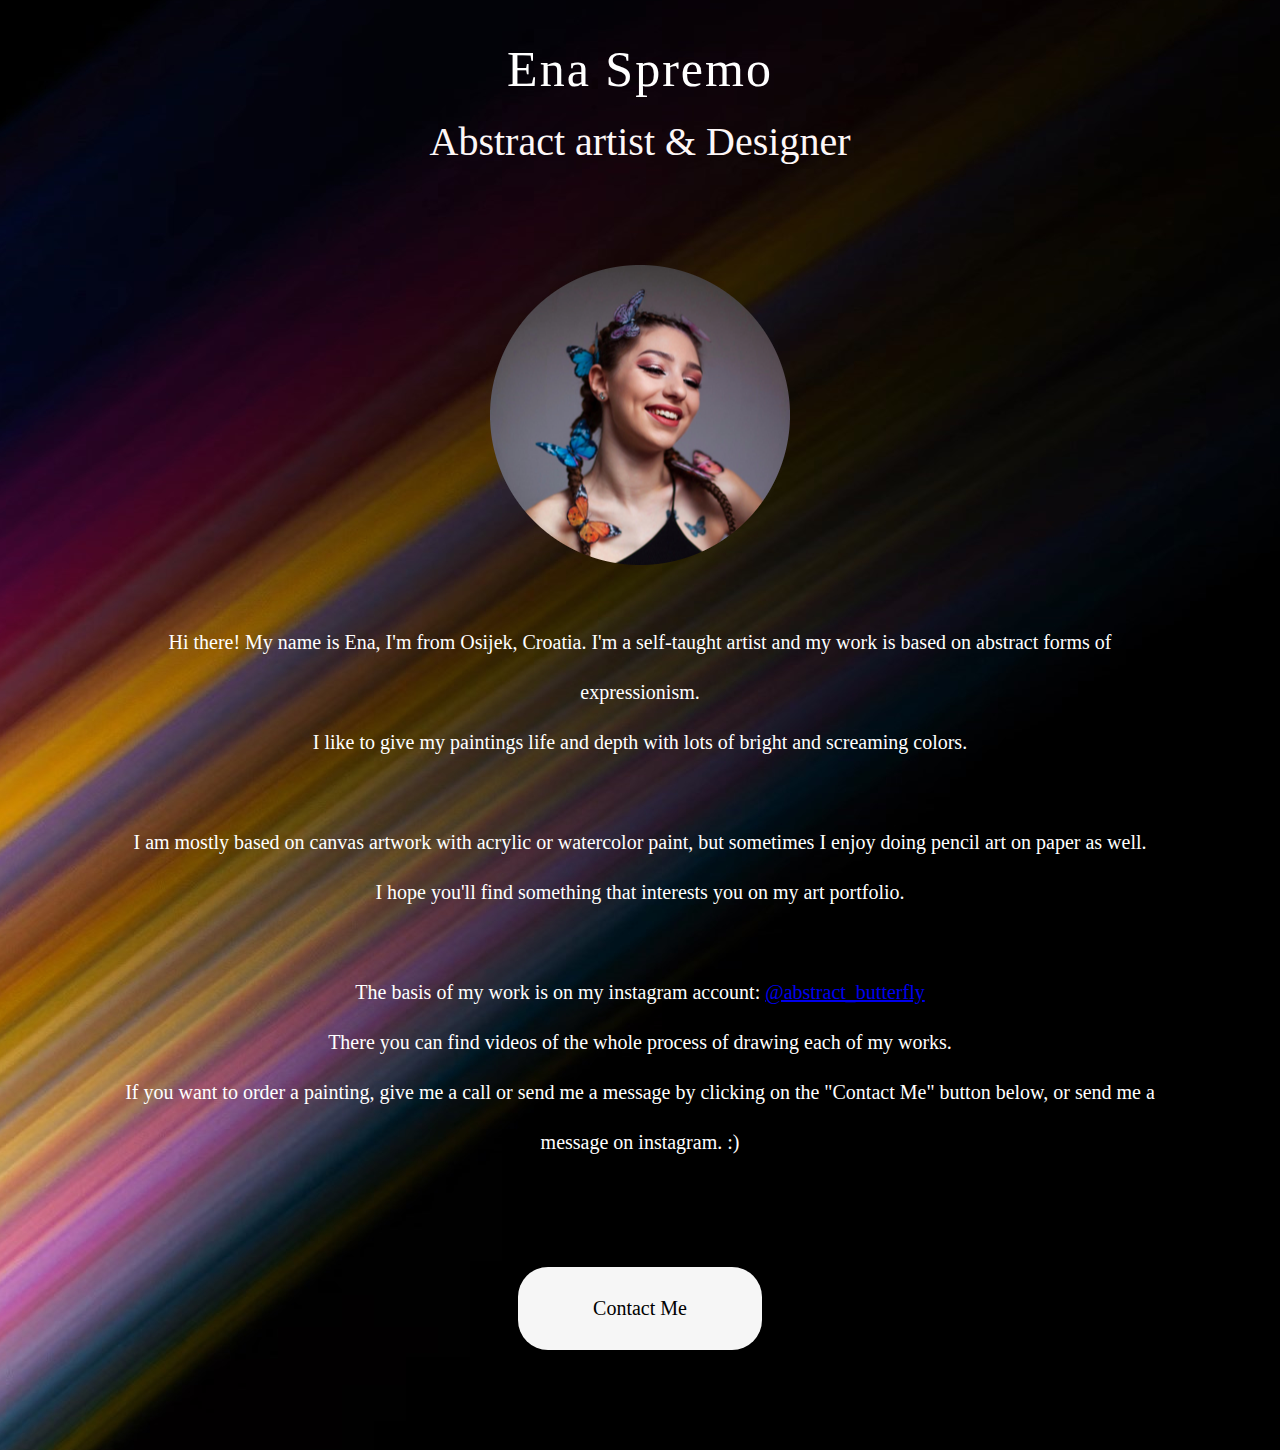
<file: About.html>
<!DOCTYPE html>
<html>
<head>
<title>About Me</title>
<meta charset="utf-8">
<link rel="stylesheet" href="styleAbout.css">
    
</head>

<body>

    <div class="container">
        <h1>Ena Spremo</h1>
        <h2>Abstract artist & Designer</h2>
        <div class="image">
            <img src="imagesAbout/Ena.png" alt="Photo Of Me">
        </div>
        <p>Hi there! My name is Ena, I'm from Osijek, Croatia. I'm a self-taught artist and my work is based on abstract forms of expressionism. <br>
           I like to give my paintings life and depth with lots of bright and screaming colors.<br>
            <br>
            I am mostly based on canvas artwork with acrylic or watercolor paint, but sometimes I enjoy doing pencil art on paper as well.<br>
            I hope you'll find something that interests you on my art portfolio.<br>
           <br>  
            The basis of my work is on my instagram account: <a href="https://instagram.com/abstractbutterfly_?igshid=YmMyMTA2M2Y=" target="_blank">@abstract_butterfly </a><br>
            There you can find videos of the whole process of drawing each of my works. <br>
            If you want to order a painting, give me a call or send me a message by clicking on the "Contact Me" button below, or send me a message on instagram. :)<br>
            
        </p>
        <a href="Contact.html" class="button" target="_blank">Contact Me</a>
    </div>


</body>
</html>
</file>
<file: style.css>
*{
    margin: 0;
    padding: 0;
    
}
.banner {
    width: 100%;
    height:100vh;
    background-image: linear-gradient(rgba(0, 0, 0, 0.466),rgba(0, 0, 0, 0.226)),url(1.jpg);
    background-size:cover;
    background-position: center;
    animation: change alternate-reverse 200s forwards infinite running ease-in-out;
}
.navbar {
    width: 95%;
    margin: auto;
    padding: 25px 0;
    display: flex;
    align-items: center;
    justify-content: space-between;

}

.logo {

    width: 190px;
    cursor: pointer;

}

.navbar ul li {

    list-style-type: none;
    display: inline-block;
    margin: 0 20px;
    position: relative;
}

.navbar ul li a
{
    text-decoration: none;
    color: #fff;
    text-transform: uppercase;
}
.navbar ul li::after{
    content: '';
    height: 2px;
    width: 0;
    background: #aaaaaa;
    position: absolute;
    left: 0;
    bottom: -10px;
    transition: 0.5s;
}

.navbar ul li:hover::after{

    width: 100%;
}

.content{
    width: 100%;
    position: absolute;
    top: 50%;
    transform: translateY(-50%);
    text-align: center;
    color: #fff;
    font-family: 'Times New Roman', Times, serif;
}

.content h1{
    font-size: 70px;
    margin-top: 80px;
}

.content p{
    margin: 20px auto;
    font-weight: 100;
    line-height: 25px;
}

button{
    width: 200px;
    padding: 15px 0;
    text-align: center;
    margin: 20px 10px;
    border-radius: 25px;
    font-weight: bold;
    border: 2px solid #aaaaaa;
    background: transparent;
    color: #fff;
    cursor: pointer;
    position: relative;
    overflow: hidden;
}

span{
    background: #661848;
    height: 100%;
    width: 0;
    border-radius: 25px;
    position: absolute;
    left: 0;
    bottom: 0;
    z-index: -1; /* da se vidi tekst na buttonima da ne bude samo boja*/
    transition: 0.5s;
}

button:hover span{
    width: 100%;
}

button:hover {
    border: none;
}

*{
    box-sizing: border-box;
}

.column {
    float: left;
    width: 25%;
    padding: 7px; 
}

.row::after {
    content: "";
    display: table;
    clear: both;
}

.image {

    position: relative;

}

.img-resize {

    display: block;
    height: 580px;
    object-fit: cover;
    object-position: center center;

}

.img_overlay {

    position: absolute;
    top: 0;
    left: 0;
    width: 100%;
    height: 100%;
    background: rgba(0,0,0,0.6);
    color:#fff;
    font-family:'Times New Roman', Times, serif;
    display: flex;
    flex-direction: column;
    align-items: center;
    justify-content: center;
    opacity: 0;
    transition: opacity 0.25s;
}

.img_overlay > * {

    transform: translateY(20px);
    transition: transform 0.25s;
}


.img_overlay:hover {

    opacity: 1;
}

.img_overlay:hover > * {

    transform: translateY(0);

}

.img_title {

    font-size: 2em;
    font-weight: bold;
}

.img_description {

    font-size: 1em;
    margin-top: 0.25em;

}

@keyframes change
{
    0%
    {
        background-image: url(21.jpg);
    }
    5%
    {
        background-image: url(20.jpg);
    }
    10%
    {
        background-image: url(19.jpg);
    }
    15%
    {
        background-image: url(18.jpg);
    }
    20%
    {
        background-image: url(17.jpg);
    }
    25%
    {
        background-image: url(16.jpg);
    }
    30%
    {
        background-image: url(15.jpg);
    }
    35%
    {
        background-image: url(14.jpg);
    }
    40%
    {
        background-image: url(13.jpg);
    }
    45%
    {
        background-image: url(12.jpg);
    }
    50%
    {
        background-image: url(11.jpg);
    }
    55%
    {
        background-image: url(10.jpg);
    }
    60%
    {
        background-image: url(9.jpg);
    }
    65%
    {
        background-image: url(8.jpg);
    }
    70%
    {
        background-image: url(7.jpg);
    }
    75%
    {
        background-image: url(6.jpg);
    }
    80%
    {
        background-image: url(5.jpg);
    }
    85%
    {
        background-image: url(4.jpg);
    }
    90%
    {
        background-image: url(3.jpg);
    }
    95%
    {
        background-image: url(2.jpg);
    }
    100%
    {
        background-image: url(1.jpg);
    }
   
}
</file>
<file: styleAbout.css>
@import url('https://fonts.googleapis.com/css2?family=Roboto:wght@400;700&display=swap');

*
{
    margin: 0;
    padding: 0;
    box-sizing: border-box;
}

html {
    font-size: 10px;
}

body {
    background: url('imagesAbout/18.jpg');
    background-position: 100%;
    font-family: 'Times New Roman', Times, serif;
}

.container {

    max-width: 1100px;
    margin: 0 auto;
    padding: 0 3rem;
    margin-top: 4rem;
    text-align: center;
}

h1 {

    color: rgb(255, 255, 255);
    font-size: 5rem;
    font-weight: 100;
    letter-spacing: 2px;
    margin-bottom: 2rem;
}

h2 {

    color: rgb(253, 247, 247);
    font-size: 4rem;
    font-weight: 100;
}

.image {

    margin-top: 10rem;
    margin-bottom: 5rem;
}


p {
    font-size: 20px;
    color: #fff;
    line-height: 5rem;
    margin-bottom: 10rem;
}

.button {

    display: inline-block;
    padding: 3rem 7.5rem;
    background: #f6f6f6;
    font-size: 2rem;
    text-decoration: none;
    color: rgb(0, 0, 0);
    border-radius: 30px;
    transition: background 0.5s;
    margin-bottom: 10rem;
}

.button:hover {

    background: #dadada;

}
</file>
